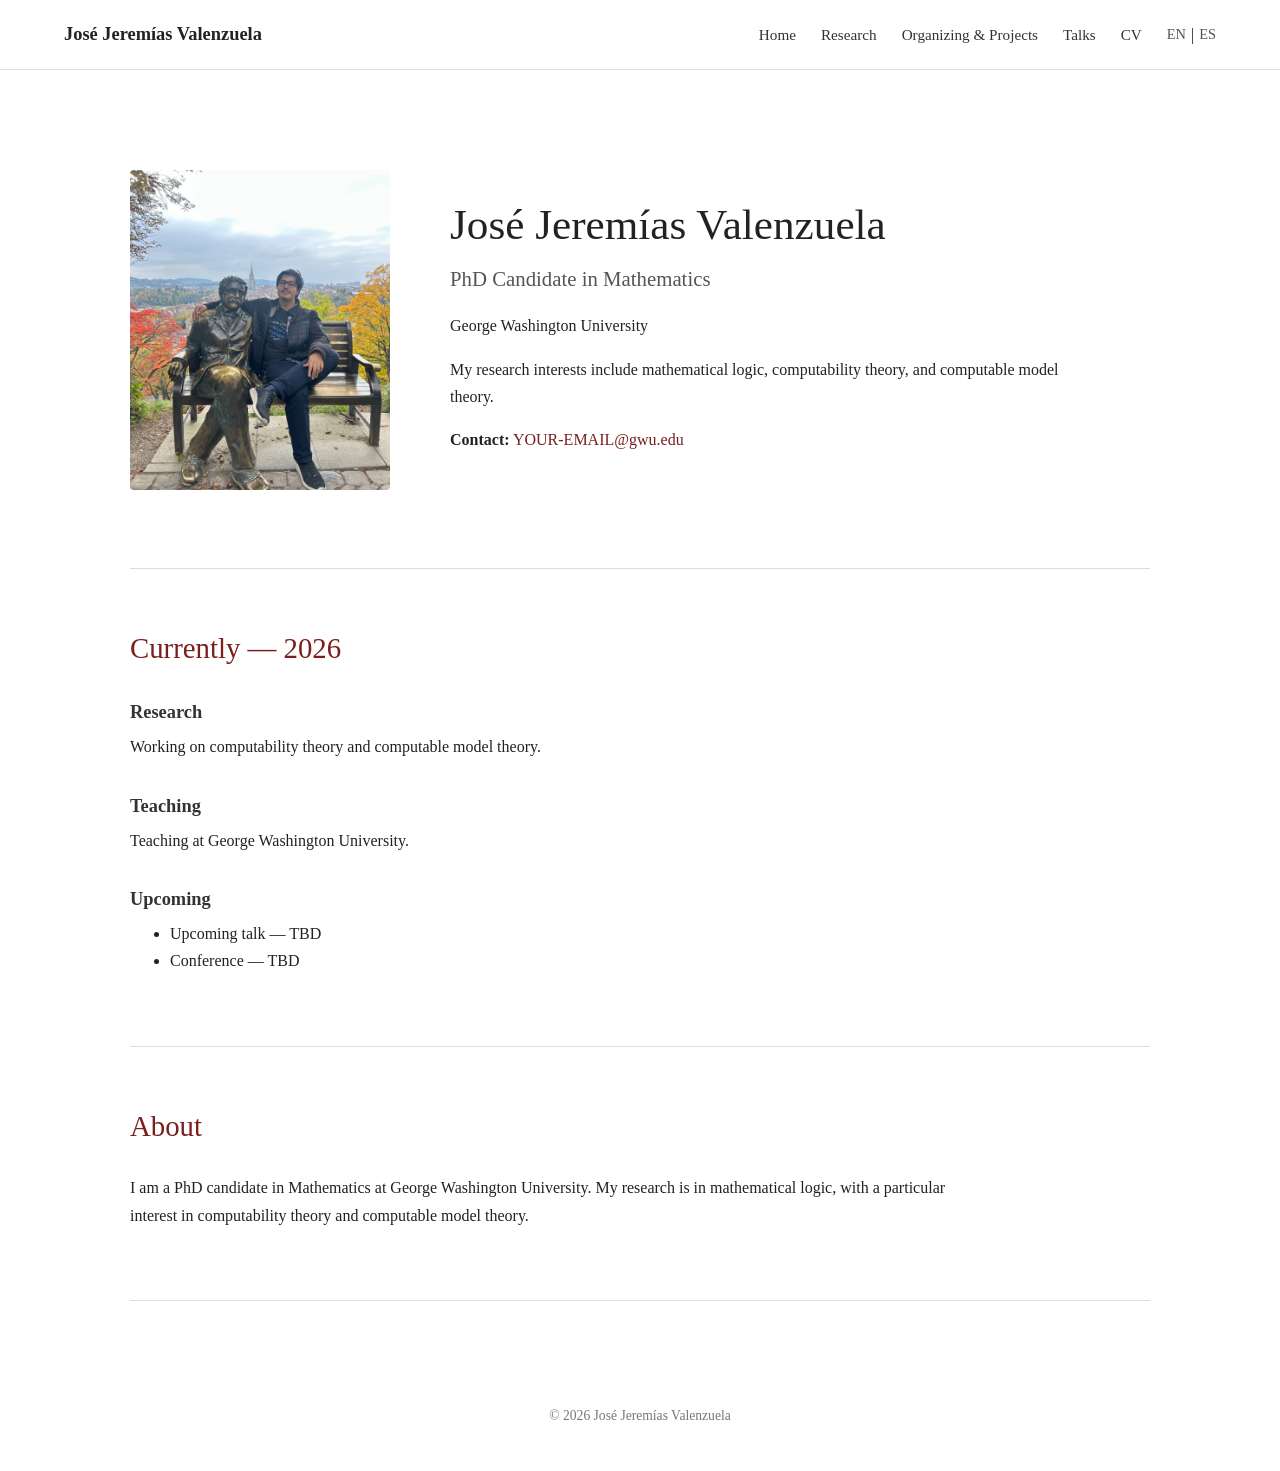
<file: index.html>
<!DOCTYPE html>
<html lang="en">

<head>
    <meta charset="UTF-8">
    <meta name="viewport" content="width=device-width, initial-scale=1.0">

    <title>José Jeremías Valenzuela</title>

    <link rel="stylesheet" href="css/style.css">
</head>

<body>

    <header>
        <nav class="navbar">

            <a href="index.html" class="site-name">
                José Jeremías Valenzuela
            </a>

            <div class="nav-links">
                <a href="index.html"
                   data-en="Home"
                   data-es="Inicio"></a>

                <a href="research.html"
                   data-en="Research"
                   data-es="Investigación"></a>

                <a href="organizing.html"
                   data-en="Organizing & Projects"
                   data-es="Organización y Proyectos"></a>

                <a href="talks.html"
                   data-en="Talks"
                   data-es="Charlas"></a>

                <a href="files/CV.pdf"
                   data-en="CV"
                   data-es="CV"></a>
            </div>

            <div class="language-switch">
                <button onclick="setLanguage('en')">EN</button>
                <span>|</span>
                <button onclick="setLanguage('es')">ES</button>
            </div>

        </nav>
    </header>


    <main>

        <section class="hero">

            <div class="hero-photo">
                <img src="images/photo.jpeg"
                     alt="José Jeremías Valenzuela">
            </div>

            <div class="hero-text">

                <h1>José Jeremías Valenzuela</h1>

                <h2
                    data-en="PhD Candidate in Mathematics"
                    data-es="Candidato doctoral en Matemáticas">
                </h2>

                <p>
                    George Washington University
                </p>

                <p
                    data-en="My research interests include mathematical logic, computability theory, and computable model theory."
                    data-es="Mis intereses de investigación incluyen la lógica matemática, la teoría de la computabilidad y la teoría de modelos computable.">
                </p>

                <div class="contact">
                    <p>
                        <strong
                            data-en="Contact:"
                            data-es="Contacto:">
                        </strong>

                        <a href="mailto:YOUR-EMAIL@gwu.edu">
                            YOUR-EMAIL@gwu.edu
                        </a>
                    </p>
                </div>

            </div>

        </section>


        <section class="currently">

            <h2
                data-en="Currently — 2026"
                data-es="Actualmente — 2026">
            </h2>

            <div class="current-item">

                <h3
                    data-en="Research"
                    data-es="Investigación">
                </h3>

                <p
                    data-en="Working on computability theory and computable model theory."
                    data-es="Trabajo en teoría de la computabilidad y teoría de modelos computable.">
                </p>

            </div>


            <div class="current-item">

                <h3
                    data-en="Teaching"
                    data-es="Docencia">
                </h3>

                <p
                    data-en="Teaching at George Washington University."
                    data-es="Docencia en George Washington University.">
                </p>

            </div>


            <div class="current-item">

                <h3
                    data-en="Upcoming"
                    data-es="Próximamente">
                </h3>

                <ul>

                    <li
                        data-en="Upcoming talk — TBD"
                        data-es="Próxima charla — Por determinar">
                    </li>

                    <li
                        data-en="Conference — TBD"
                        data-es="Congreso — Por determinar">
                    </li>

                </ul>

            </div>

        </section>


        <section class="about">

            <h2
                data-en="About"
                data-es="Sobre mí">
            </h2>

            <p
                data-en="I am a PhD candidate in Mathematics at George Washington University. My research is in mathematical logic, with a particular interest in computability theory and computable model theory."
                data-es="Soy candidato doctoral en Matemáticas en George Washington University. Mi investigación se desarrolla en el área de la lógica matemática, con particular interés en la teoría de la computabilidad y la teoría de modelos computable.">
            </p>

        </section>

    </main>


    <footer>

        <p>
            © 2026 José Jeremías Valenzuela
        </p>

    </footer>


    <script src="js/language.js"></script>

</body>

</html>
</file>
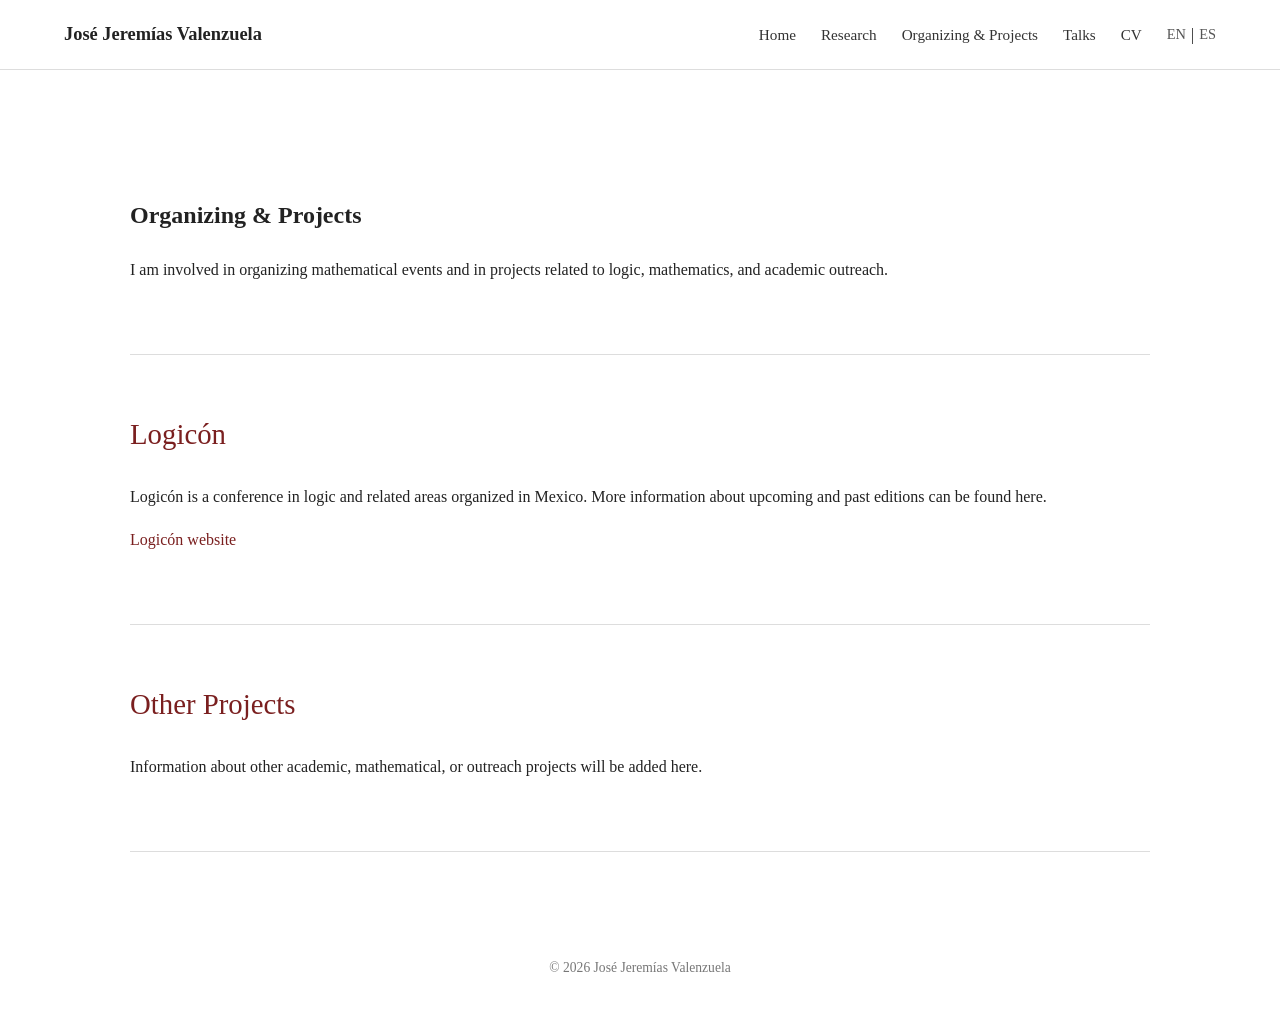
<file: organizing.html>
<!DOCTYPE html>
<html lang="en">

<head>
    <meta charset="UTF-8">
    <meta name="viewport" content="width=device-width, initial-scale=1.0">

    <title>Organizing & Projects — José Jeremías Valenzuela</title>

    <link rel="stylesheet" href="css/style.css">
</head>

<body>

    <header>
        <nav class="navbar">

            <a href="index.html" class="site-name">
                José Jeremías Valenzuela
            </a>

            <div class="nav-links">

                <a href="index.html"
                   data-en="Home"
                   data-es="Inicio"></a>

                <a href="research.html"
                   data-en="Research"
                   data-es="Investigación"></a>

                <a href="organizing.html"
                   data-en="Organizing & Projects"
                   data-es="Organización y Proyectos"></a>

                <a href="talks.html"
                   data-en="Talks"
                   data-es="Charlas"></a>

                <a href="files/CV.pdf"
                   data-en="CV"
                   data-es="CV"></a>

            </div>

            <div class="language-switch">
                <button onclick="setLanguage('en')">EN</button>
                <span>|</span>
                <button onclick="setLanguage('es')">ES</button>
            </div>

        </nav>
    </header>


    <main>

        <section>

            <h1
                data-en="Organizing & Projects"
                data-es="Organización y Proyectos">
            </h1>

            <p
                data-en="I am involved in organizing mathematical events and in projects related to logic, mathematics, and academic outreach."
                data-es="Participo en la organización de eventos matemáticos y en proyectos relacionados con la lógica, las matemáticas y la divulgación académica.">
            </p>

        </section>


        <section>

            <h2>Logicón</h2>

            <p
                data-en="Logicón is a conference in logic and related areas organized in Mexico. More information about upcoming and past editions can be found here."
                data-es="Logicón es un congreso de lógica y áreas relacionadas organizado en México. Aquí se puede encontrar más información sobre las ediciones actuales y anteriores.">
            </p>

            <p>
                <a href="#" class="button"
                   data-en="Logicón website"
                   data-es="Sitio web de Logicón">
                </a>
            </p>

        </section>


        <section>

            <h2
                data-en="Other Projects"
                data-es="Otros proyectos">
            </h2>

            <p
                data-en="Information about other academic, mathematical, or outreach projects will be added here."
                data-es="Aquí se añadirá información sobre otros proyectos académicos, matemáticos o de divulgación.">
            </p>

        </section>

    </main>


    <footer>

        <p>
            © 2026 José Jeremías Valenzuela
        </p>

    </footer>


    <script src="js/language.js"></script>

</body>

</html>
</html>
</file>
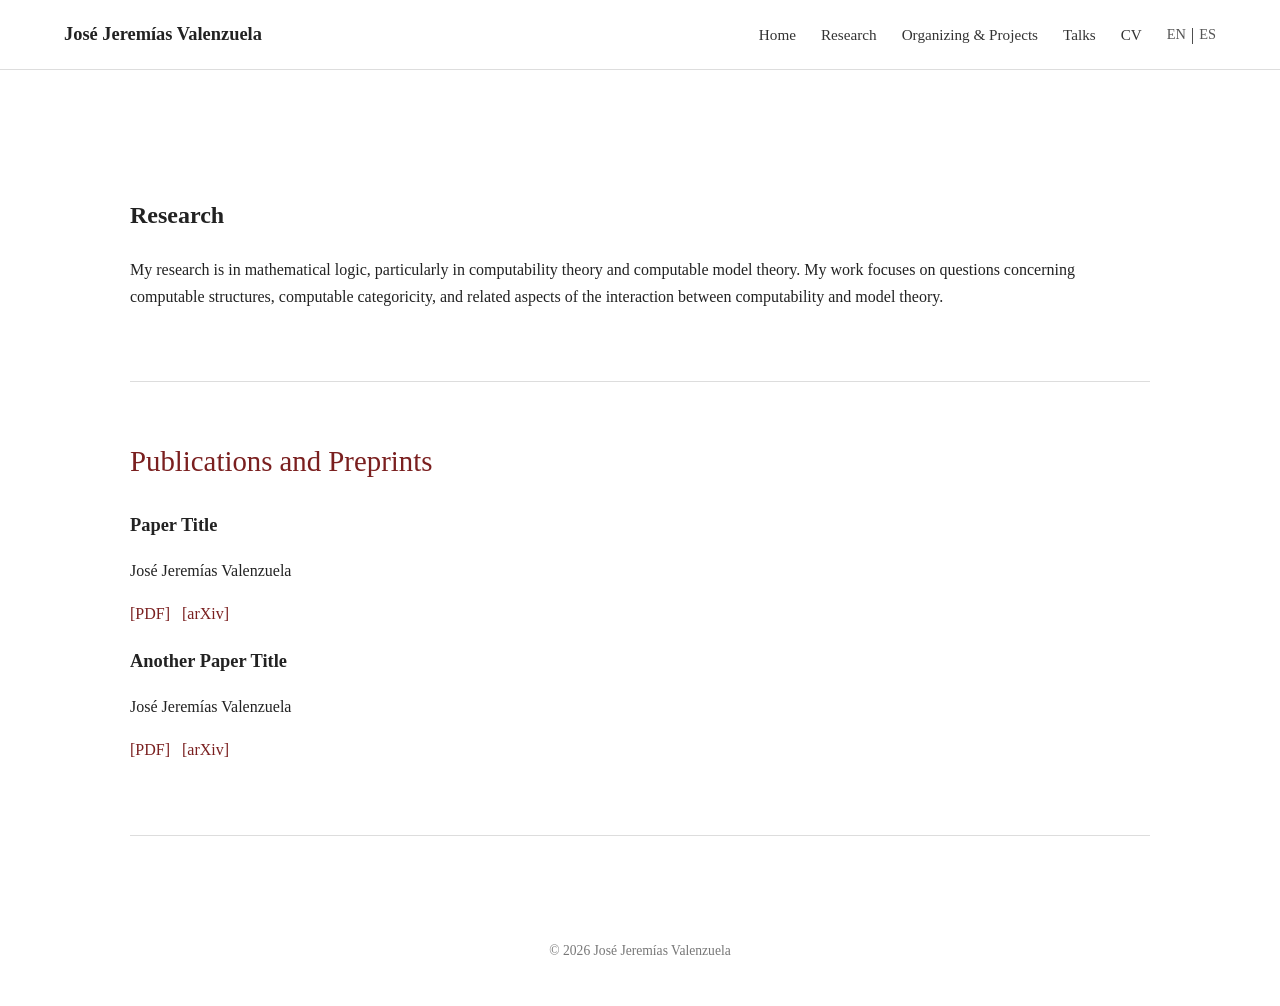
<file: research.html>
<!DOCTYPE html>
<html lang="en">

<head>
    <meta charset="UTF-8">
    <meta name="viewport" content="width=device-width, initial-scale=1.0">

    <title>Research — José Jeremías Valenzuela</title>

    <link rel="stylesheet" href="css/style.css">
</head>

<body>

    <header>
        <nav class="navbar">

            <a href="index.html" class="site-name">
                José Jeremías Valenzuela
            </a>

            <div class="nav-links">

                <a href="index.html"
                   data-en="Home"
                   data-es="Inicio"></a>

                <a href="research.html"
                   data-en="Research"
                   data-es="Investigación"></a>

                <a href="organizing.html"
                   data-en="Organizing & Projects"
                   data-es="Organización y Proyectos"></a>

                <a href="talks.html"
                   data-en="Talks"
                   data-es="Charlas"></a>

                <a href="files/CV.pdf"
                   data-en="CV"
                   data-es="CV"></a>

            </div>

            <div class="language-switch">
                <button onclick="setLanguage('en')">EN</button>
                <span>|</span>
                <button onclick="setLanguage('es')">ES</button>
            </div>

        </nav>
    </header>


    <main>

        <section>

            <h1
                data-en="Research"
                data-es="Investigación">
            </h1>

            <p
                data-en="My research is in mathematical logic, particularly in computability theory and computable model theory. My work focuses on questions concerning computable structures, computable categoricity, and related aspects of the interaction between computability and model theory."
                data-es="Mi investigación se desarrolla en el área de la lógica matemática, particularmente en la teoría de la computabilidad y la teoría de modelos computable. Mi trabajo se centra en cuestiones relacionadas con las estructuras computables, la categoricidad computable y otros aspectos de la interacción entre la computabilidad y la teoría de modelos.">
            </p>

        </section>


        <section>

            <h2
                data-en="Publications and Preprints"
                data-es="Publicaciones y preprints">
            </h2>


            <div class="paper">

                <h3>
                    Paper Title
                </h3>

                <p>
                    José Jeremías Valenzuela
                </p>

                <p>
                    <a href="#">[PDF]</a>
                    &nbsp;
                    <a href="#">[arXiv]</a>
                </p>

            </div>


            <div class="paper">

                <h3>
                    Another Paper Title
                </h3>

                <p>
                    José Jeremías Valenzuela
                </p>

                <p>
                    <a href="#">[PDF]</a>
                    &nbsp;
                    <a href="#">[arXiv]</a>
                </p>

            </div>

        </section>

    </main>


    <footer>

        <p>
            © 2026 José Jeremías Valenzuela
        </p>
    </footer>


    <script src="js/language.js"></script>

</body>

</html>
</file>
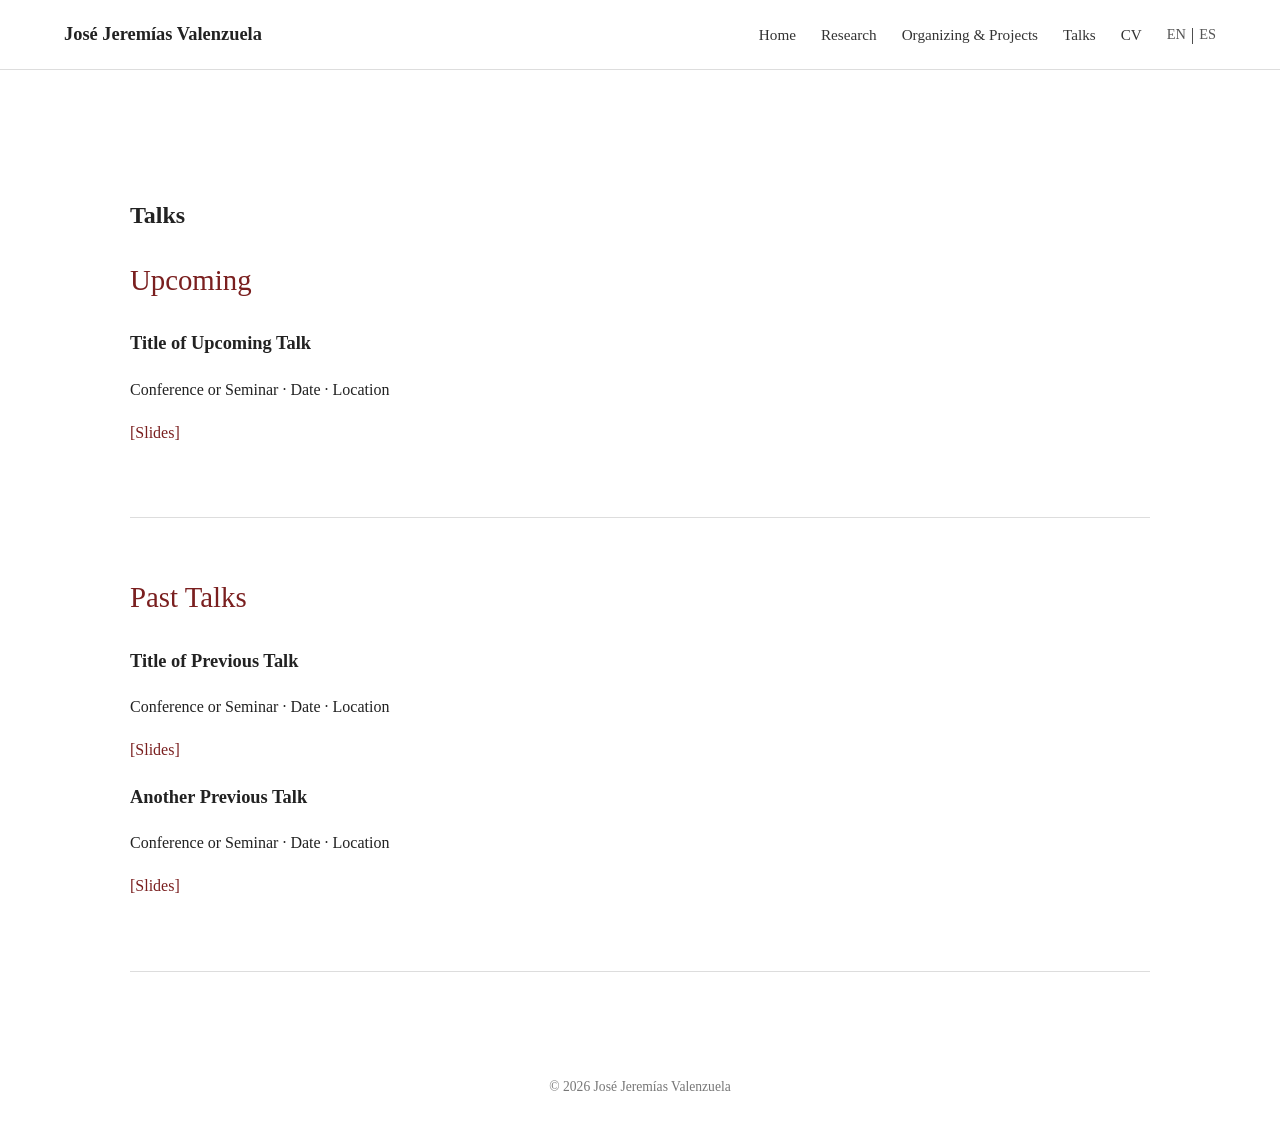
<file: talks.html>
<!DOCTYPE html>
<html lang="en">

<head>
    <meta charset="UTF-8">
    <meta name="viewport" content="width=device-width, initial-scale=1.0">

    <title>Talks — José Jeremías Valenzuela</title>

    <link rel="stylesheet" href="css/style.css">
</head>

<body>

    <header>
        <nav class="navbar">

            <a href="index.html" class="site-name">
                José Jeremías Valenzuela
            </a>

            <div class="nav-links">

                <a href="index.html"
                   data-en="Home"
                   data-es="Inicio"></a>

                <a href="research.html"
                   data-en="Research"
                   data-es="Investigación"></a>

                <a href="organizing.html"
                   data-en="Organizing & Projects"
                   data-es="Organización y Proyectos"></a>

                <a href="talks.html"
                   data-en="Talks"
                   data-es="Charlas"></a>

                <a href="files/CV.pdf"
                   data-en="CV"
                   data-es="CV"></a>

            </div>

            <div class="language-switch">
                <button onclick="setLanguage('en')">EN</button>
                <span>|</span>
                <button onclick="setLanguage('es')">ES</button>
            </div>

        </nav>
    </header>


    <main>

        <section>

            <h1
                data-en="Talks"
                data-es="Charlas">
            </h1>

            <h2
                data-en="Upcoming"
                data-es="Próximamente">
            </h2>

            <div class="talk">

                <h3>Title of Upcoming Talk</h3>

                <p
                    data-en="Conference or Seminar · Date · Location"
                    data-es="Congreso o seminario · Fecha · Lugar">
                </p>

                <p>
                    <a href="#"
                       data-en="[Slides]"
                       data-es="[Diapositivas]">
                    </a>
                </p>

            </div>

        </section>


        <section>

            <h2
                data-en="Past Talks"
                data-es="Charlas anteriores">
            </h2>


            <div class="talk">

                <h3>Title of Previous Talk</h3>

                <p
                    data-en="Conference or Seminar · Date · Location"
                    data-es="Congreso o seminario · Fecha · Lugar">
                </p>

                <p>
                    <a href="#"
                       data-en="[Slides]"
                       data-es="[Diapositivas]">
                    </a>
                </p>

            </div>


            <div class="talk">

                <h3>Another Previous Talk</h3>

                <p
                    data-en="Conference or Seminar · Date · Location"
                    data-es="Congreso o seminario · Fecha · Lugar">
                </p>

                <p>
                    <a href="#"
                       data-en="[Slides]"
                       data-es="[Diapositivas]">
                    </a>
                </p>

            </div>

        </section>

    </main>


    <footer>

        <p>
            © 2026 José Jeremías Valenzuela
        </p>

    </footer>


    <script src="js/language.js"></script>

</body>

</html>

</html>
</file>
<file: css/style.css>
/* =========================================================
   GENERAL
   ========================================================= */

* {
    box-sizing: border-box;
}

html {
    scroll-behavior: smooth;
}

body {
    margin: 0;
    font-family: Georgia, "Times New Roman", serif;
    color: #222;
    background: #ffffff;
    line-height: 1.7;
}

a {
    color: #7a1f1f;
    text-decoration: none;
}

a:hover {
    text-decoration: underline;
}


/* =========================================================
   NAVIGATION
   ========================================================= */

.navbar {
    position: fixed;
    top: 0;
    left: 0;
    width: 100%;
    height: 70px;

    display: flex;
    align-items: center;

    padding: 0 5%;

    background: rgba(255, 255, 255, 0.97);
    border-bottom: 1px solid #dddddd;

    z-index: 1000;
}

.site-name {
    font-size: 1.15rem;
    font-weight: bold;
    color: #222;
    white-space: nowrap;
}

.nav-links {
    display: flex;
    gap: 25px;
    margin-left: auto;
}

.nav-links a {
    color: #333;
    font-size: 0.95rem;
}

.nav-links a:hover {
    color: #7a1f1f;
    text-decoration: none;
}

.language-switch {
    display: flex;
    align-items: center;
    gap: 5px;
    margin-left: 25px;
}

.language-switch button {
    border: none;
    background: none;
    padding: 0;
    font-family: inherit;
    font-size: 0.9rem;
    cursor: pointer;
    color: #555;
}

.language-switch button:hover {
    color: #7a1f1f;
}


/* =========================================================
   MAIN CONTENT
   ========================================================= */

main {
    max-width: 1100px;
    margin: 0 auto;
    padding: 120px 40px 60px;
}


/* =========================================================
   HERO
   ========================================================= */

.hero {
    display: flex;
    align-items: center;
    gap: 60px;

    padding: 50px 0 70px;

    border-bottom: 1px solid #dddddd;
}

.hero-photo {
    flex: 0 0 260px;
}

.hero-photo img {
    width: 260px;
    height: 320px;
    object-fit: cover;

    border-radius: 4px;
}

.hero-text {
    flex: 1;
}

.hero-text h1 {
    margin: 0 0 5px;

    font-size: 2.7rem;
    font-weight: normal;
    line-height: 1.2;
}

.hero-text h2 {
    margin: 10px 0 0;

    font-size: 1.3rem;
    font-weight: normal;
    color: #555;
}

.hero-text p {
    max-width: 650px;
}


/* =========================================================
   SECTIONS
   ========================================================= */

section {
    padding: 55px 0;
    border-bottom: 1px solid #dddddd;
}

section h2 {
    margin-top: 0;

    font-size: 1.8rem;
    font-weight: normal;
    color: #7a1f1f;
}

section h3 {
    margin-bottom: 5px;
    font-size: 1.15rem;
}


/* =========================================================
   CURRENTLY
   ========================================================= */

.current-item {
    margin-bottom: 30px;
}

.current-item:last-child {
    margin-bottom: 0;
}

.current-item h3 {
    color: #333;
}

.current-item p {
    margin-top: 3px;
}

.current-item ul {
    margin-top: 5px;
}


/* =========================================================
   ABOUT
   ========================================================= */

.about p {
    max-width: 850px;
}


/* =========================================================
   FOOTER
   ========================================================= */

footer {
    text-align: center;
    padding: 30px;

    color: #777;
    font-size: 0.85rem;
}


/* =========================================================
   MOBILE
   ========================================================= */

@media (max-width: 800px) {

    .navbar {
        height: auto;
        min-height: 70px;

        flex-wrap: wrap;
        padding: 15px 5%;
    }

    .site-name {
        width: 100%;
        margin-bottom: 10px;
    }

    .nav-links {
        margin-left: 0;
        gap: 15px;
        flex-wrap: wrap;
    }

    .language-switch {
        margin-left: auto;
    }

    main {
        padding: 150px 25px 50px;
    }

    .hero {
        flex-direction: column;
        align-items: flex-start;
        gap: 30px;
    }

    .hero-photo {
        flex-basis: auto;
    }

    .hero-photo img {
        width: 220px;
        height: 270px;
    }

    .hero-text h1 {
        font-size: 2.2rem;
    }
}
</file>
